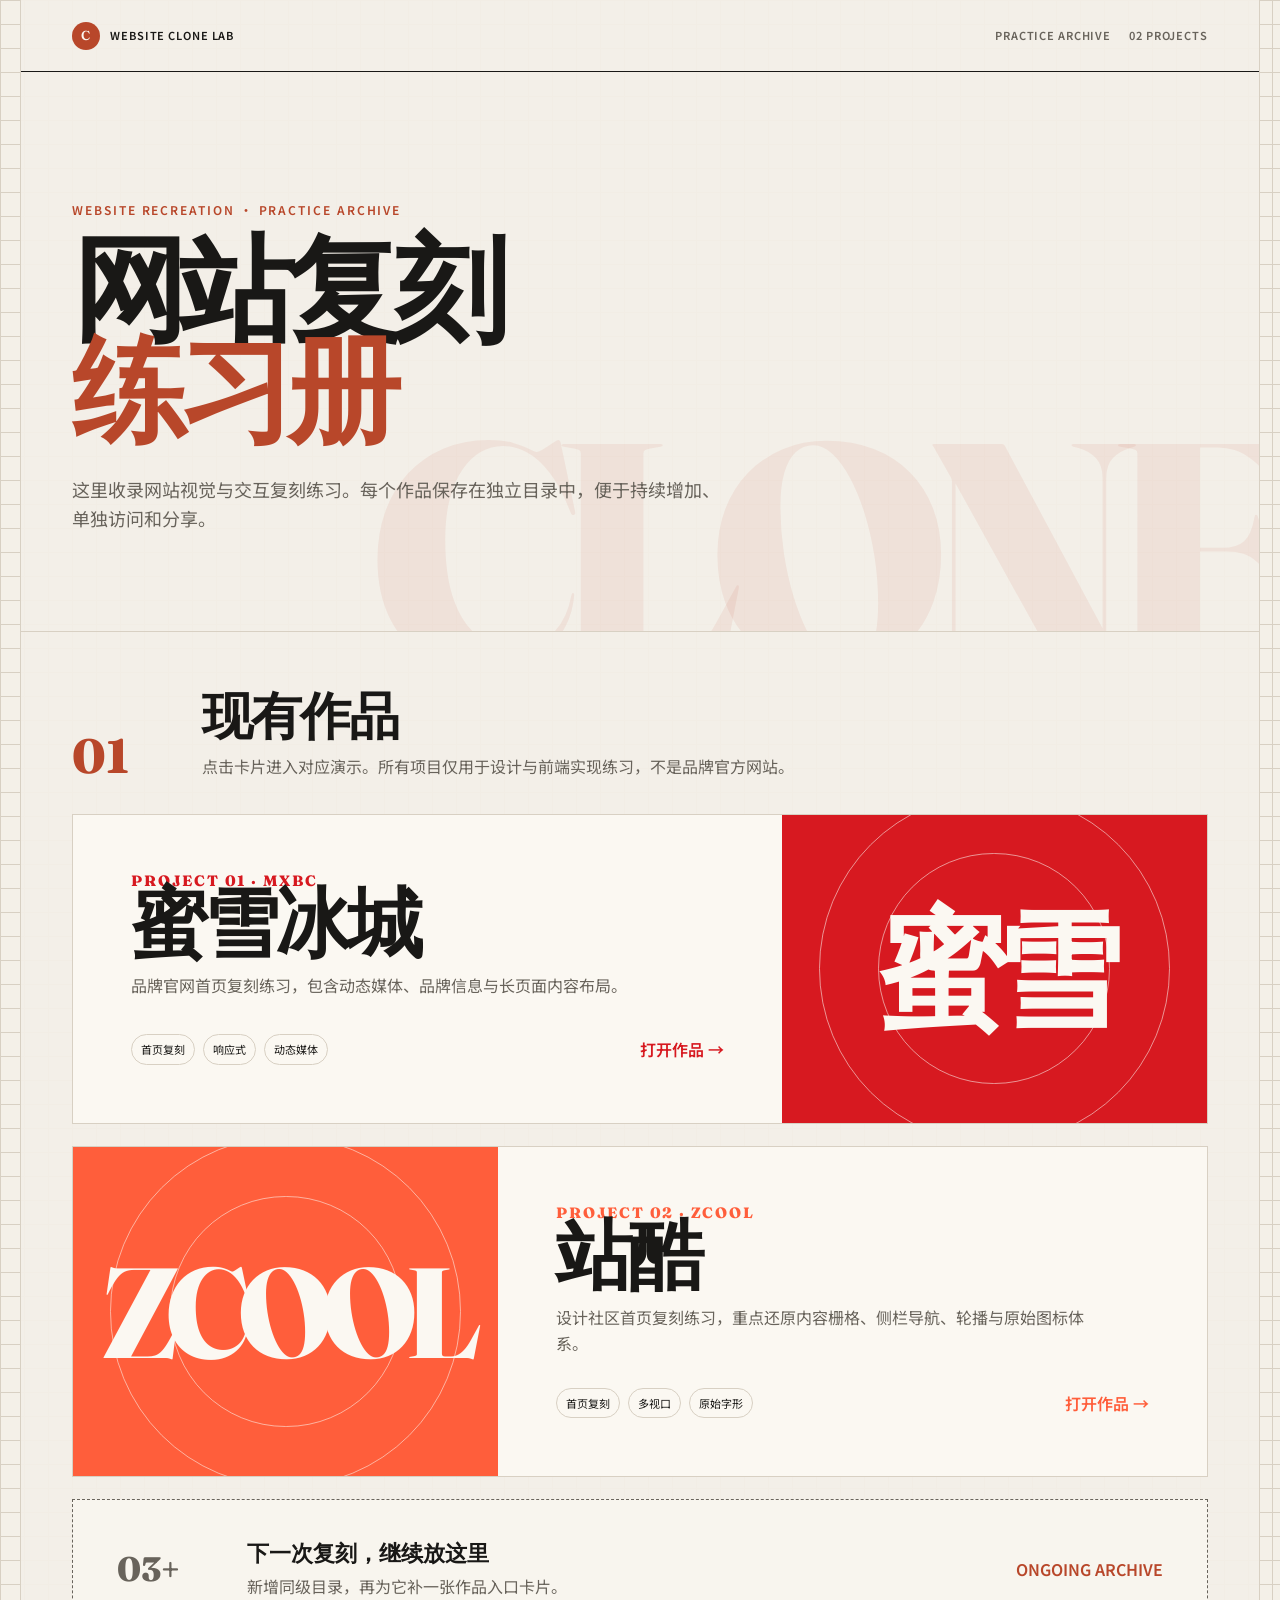
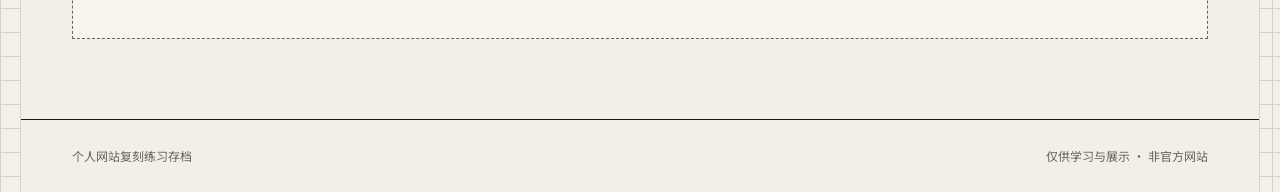
<file: index.html>
<!DOCTYPE html>
<!--
  Aesthetic Direction: A. 编辑杂志风 / 作品索引
  Display Font: Fraunces | Body Font: Noto Sans SC
  Primary: #B8472A | Accent: #E3B341 | Bg: #F4F0E8
  Texture: 24px technical grid + oversized numeric watermark
-->
<html lang="zh-CN">
<head>
  <meta charset="UTF-8">
  <meta name="viewport" content="width=device-width, initial-scale=1">
  <meta name="color-scheme" content="light">
  <meta name="description" content="网站复刻练习作品集，收录蜜雪冰城与站酷首页复刻演示。">
  <meta name="robots" content="noindex, nofollow">
  <link rel="preconnect" href="https://fonts.googleapis.com">
  <link rel="preconnect" href="https://fonts.gstatic.com" crossorigin>
  <link href="https://fonts.googleapis.com/css2?family=Fraunces:opsz,wght@9..144,600;9..144,800&family=Noto+Sans+SC:wght@400;500;600&display=swap" rel="stylesheet">
  <link rel="icon" href="data:image/svg+xml,%3Csvg xmlns='http://www.w3.org/2000/svg' viewBox='0 0 64 64'%3E%3Crect width='64' height='64' rx='14' fill='%23B8472A'/%3E%3Cpath d='M17 16h30L25 48h23' fill='none' stroke='%23F4F0E8' stroke-width='7' stroke-linejoin='round'/%3E%3C/svg%3E">
  <title>网站复刻练习册</title>
  <style>
    :root {
      --color-bg: #F4F0E8;
      --color-surface: #FBF8F2;
      --color-ink: #191816;
      --color-muted: #68635B;
      --color-primary: #B8472A;
      --color-accent: #E3B341;
      --color-line: #D8D0C3;
      --color-mxbc: #D71920;
      --color-zcool: #FF5E3B;
      --font-display: "Fraunces", Georgia, serif;
      --font-body: "Noto Sans SC", sans-serif;
      --max-width: 1240px;
    }

    * { box-sizing: border-box; }
    html { scroll-behavior: smooth; }
    body {
      min-height: 100vh;
      margin: 0;
      color: var(--color-ink);
      background-color: var(--color-bg);
      background-image:
        linear-gradient(var(--color-line) 1px, transparent 1px),
        linear-gradient(90deg, var(--color-line) 1px, transparent 1px);
      background-size: 24px 24px;
      font-family: var(--font-body);
      line-height: 1.65;
    }
    a { color: inherit; }
    button { font: inherit; }
    ::selection { background: var(--color-primary); color: var(--color-surface); }

    .shell {
      width: min(calc(100% - 40px), var(--max-width));
      min-height: 100vh;
      margin: 0 auto;
      border-inline: 1px solid var(--color-line);
      background: color-mix(in srgb, var(--color-bg) 94%, transparent);
    }

    .topbar {
      min-height: 72px;
      padding: 18px clamp(20px, 4vw, 56px);
      display: flex;
      align-items: center;
      justify-content: space-between;
      gap: 24px;
      border-bottom: 1px solid var(--color-ink);
      text-transform: uppercase;
      letter-spacing: .08em;
      font-size: 11px;
      font-weight: 600;
    }
    .brand { display: flex; align-items: center; gap: 10px; }
    .brand-mark {
      width: 28px;
      height: 28px;
      display: grid;
      place-items: center;
      border-radius: 50%;
      background: var(--color-primary);
      color: var(--color-surface);
      font-family: var(--font-display);
      font-size: 13px;
    }
    .top-meta { display: flex; gap: 18px; color: var(--color-muted); }

    .hero {
      position: relative;
      min-height: 560px;
      padding: clamp(70px, 10vw, 130px) clamp(20px, 4vw, 56px) 72px;
      border-bottom: 1px solid var(--color-line);
      overflow: hidden;
    }
    .hero::after {
      content: "CLONE";
      position: absolute;
      right: -20px;
      bottom: -82px;
      color: color-mix(in srgb, var(--color-primary) 8%, transparent);
      font: 800 clamp(120px, 25vw, 330px)/1 var(--font-display);
      letter-spacing: -.09em;
      pointer-events: none;
    }
    .eyebrow {
      margin: 0 0 18px;
      color: var(--color-primary);
      text-transform: uppercase;
      letter-spacing: .16em;
      font-size: 12px;
      font-weight: 600;
    }
    h1 {
      max-width: 940px;
      margin: 0;
      font: 800 clamp(58px, 9vw, 126px)/.88 var(--font-display);
      letter-spacing: -.07em;
    }
    h1 em { color: var(--color-primary); font-style: normal; }
    .intro {
      position: relative;
      z-index: 1;
      max-width: 650px;
      margin: 34px 0 0;
      color: var(--color-muted);
      font-size: clamp(15px, 1.6vw, 18px);
    }

    main { padding: 0 clamp(20px, 4vw, 56px) 80px; }
    .section-head {
      display: grid;
      grid-template-columns: 110px minmax(0, 1fr);
      gap: 20px;
      padding: 58px 0 34px;
      align-items: end;
    }
    .section-no { color: var(--color-primary); font: 800 48px/1 var(--font-display); }
    .section-head h2 { margin: 0; font: 600 clamp(30px, 4vw, 52px)/1 var(--font-display); letter-spacing: -.04em; }
    .section-head p { max-width: 620px; margin: 12px 0 0; color: var(--color-muted); }

    .projects { display: grid; gap: 22px; }
    .project {
      --project-color: var(--color-primary);
      position: relative;
      min-height: 310px;
      display: grid;
      grid-template-columns: minmax(0, 1.25fr) minmax(260px, .75fr);
      overflow: hidden;
      color: var(--color-ink);
      background: var(--color-surface);
      border: 1px solid var(--color-line);
      text-decoration: none;
      transition: transform 220ms ease, border-color 220ms ease;
    }
    .project:nth-child(even) { grid-template-columns: minmax(260px, .75fr) minmax(0, 1.25fr); }
    .project:hover,
    .project:focus-visible { transform: translateY(-4px); border-color: var(--project-color); outline: none; }
    .project-copy {
      padding: clamp(28px, 5vw, 58px);
      display: flex;
      flex-direction: column;
      justify-content: space-between;
      gap: 32px;
    }
    .project:nth-child(even) .project-copy { order: 2; }
    .project-index {
      color: var(--project-color);
      font: 800 15px/1 var(--font-display);
      letter-spacing: .12em;
    }
    .project h3 { margin: 0 0 14px; font: 800 clamp(40px, 6vw, 76px)/.92 var(--font-display); letter-spacing: -.055em; }
    .project p { max-width: 540px; margin: 0; color: var(--color-muted); }
    .project-meta { display: flex; flex-wrap: wrap; align-items: center; gap: 8px; }
    .tag { padding: 5px 9px; border: 1px solid var(--color-line); border-radius: 999px; font-size: 11px; }
    .open { margin-left: auto; color: var(--project-color); font-weight: 600; transition: transform 180ms ease; }
    .project:hover .open,
    .project:focus-visible .open { transform: translateX(5px); }
    .project-visual {
      position: relative;
      min-height: 260px;
      display: grid;
      place-items: center;
      isolation: isolate;
      background: var(--project-color);
      color: var(--color-surface);
      overflow: hidden;
    }
    .project-visual::before,
    .project-visual::after {
      content: "";
      position: absolute;
      border: 1px solid color-mix(in srgb, var(--color-surface) 55%, transparent);
      border-radius: 50%;
      z-index: -1;
    }
    .project-visual::before { width: 82%; aspect-ratio: 1; }
    .project-visual::after { width: 54%; aspect-ratio: 1; }
    .project-symbol { font: 800 clamp(74px, 10vw, 140px)/1 var(--font-display); letter-spacing: -.09em; }
    .project[data-kind="mxbc"] { --project-color: var(--color-mxbc); }
    .project[data-kind="zcool"] { --project-color: var(--color-zcool); }

    .future {
      margin-top: 22px;
      min-height: 140px;
      display: grid;
      grid-template-columns: 110px 1fr auto;
      align-items: center;
      gap: 20px;
      padding: 24px clamp(24px, 4vw, 44px);
      border: 1px dashed var(--color-muted);
      background: color-mix(in srgb, var(--color-surface) 72%, transparent);
    }
    .future b { color: var(--color-muted); font: 800 34px var(--font-display); }
    .future h3 { margin: 0 0 4px; font: 600 22px var(--font-display); }
    .future p { margin: 0; color: var(--color-muted); }
    .future span { color: var(--color-primary); font-weight: 600; }

    footer {
      padding: 26px clamp(20px, 4vw, 56px);
      display: flex;
      justify-content: space-between;
      gap: 20px;
      border-top: 1px solid var(--color-ink);
      color: var(--color-muted);
      font-size: 12px;
    }

    @media (max-width: 760px) {
      .shell { width: 100%; border: 0; }
      .top-meta span:first-child { display: none; }
      .hero { min-height: 500px; }
      .section-head { grid-template-columns: 64px 1fr; }
      .project,
      .project:nth-child(even) { grid-template-columns: 1fr; }
      .project:nth-child(even) .project-copy { order: initial; }
      .project-visual { min-height: 210px; }
      .future { grid-template-columns: 54px 1fr; }
      .future span { grid-column: 2; }
      footer { flex-direction: column; }
    }

    @media (prefers-reduced-motion: reduce) {
      *, *::before, *::after { scroll-behavior: auto !important; transition: none !important; }
    }
  </style>
</head>
<body>
  <div class="shell">
    <header class="topbar">
      <div class="brand"><span class="brand-mark">C</span><span>Website Clone Lab</span></div>
      <div class="top-meta"><span>Practice Archive</span><span>02 Projects</span></div>
    </header>

    <section class="hero">
      <p class="eyebrow">Website recreation · practice archive</p>
      <h1>网站复刻<br><em>练习册</em></h1>
      <p class="intro">这里收录网站视觉与交互复刻练习。每个作品保存在独立目录中，便于持续增加、单独访问和分享。</p>
    </section>

    <main>
      <section aria-labelledby="projects-title">
        <div class="section-head">
          <div class="section-no">01</div>
          <div><h2 id="projects-title">现有作品</h2><p>点击卡片进入对应演示。所有项目仅用于设计与前端实现练习，不是品牌官方网站。</p></div>
        </div>

        <div class="projects">
          <a class="project" data-kind="mxbc" href="./mxbc/" aria-label="查看蜜雪冰城首页复刻">
            <div class="project-copy">
              <div><div class="project-index">PROJECT 01 · MXBC</div><h3>蜜雪冰城</h3><p>品牌官网首页复刻练习，包含动态媒体、品牌信息与长页面内容布局。</p></div>
              <div class="project-meta"><span class="tag">首页复刻</span><span class="tag">响应式</span><span class="tag">动态媒体</span><span class="open">打开作品 →</span></div>
            </div>
            <div class="project-visual"><span class="project-symbol">蜜雪</span></div>
          </a>

          <a class="project" data-kind="zcool" href="./zcool/" aria-label="查看站酷首页复刻">
            <div class="project-copy">
              <div><div class="project-index">PROJECT 02 · ZCOOL</div><h3>站酷</h3><p>设计社区首页复刻练习，重点还原内容栅格、侧栏导航、轮播与原始图标体系。</p></div>
              <div class="project-meta"><span class="tag">首页复刻</span><span class="tag">多视口</span><span class="tag">原始字形</span><span class="open">打开作品 →</span></div>
            </div>
            <div class="project-visual"><span class="project-symbol">ZCOOL</span></div>
          </a>
        </div>

        <div class="future" aria-label="未来项目占位">
          <b>03+</b>
          <div><h3>下一次复刻，继续放这里</h3><p>新增同级目录，再为它补一张作品入口卡片。</p></div>
          <span>ONGOING ARCHIVE</span>
        </div>
      </section>
    </main>

    <footer>
      <span>个人网站复刻练习存档</span>
      <span>仅供学习与展示 · 非官方网站</span>
    </footer>
  </div>
</body>
</html>
</file>
